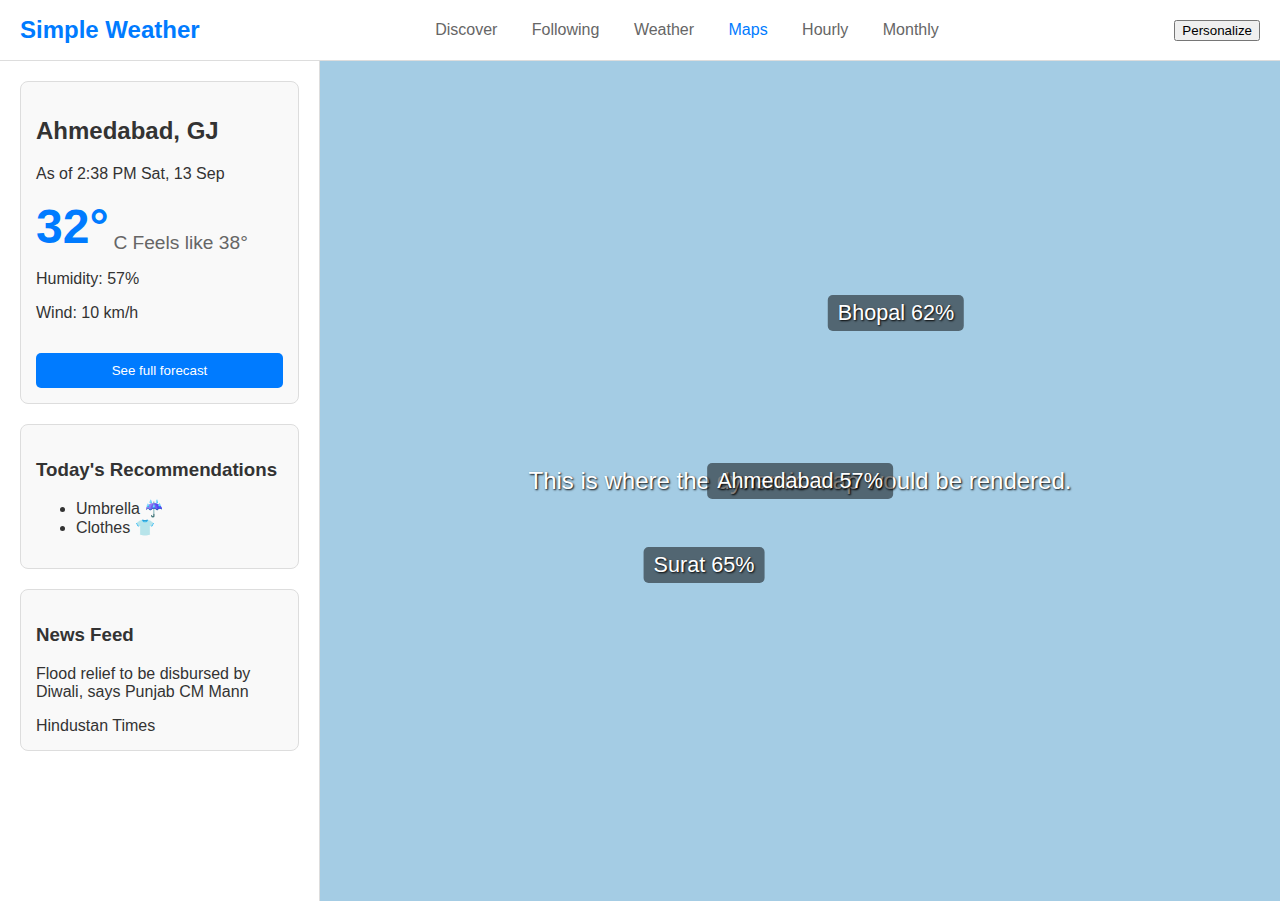
<file: New folder/LFA/Farming Front/Farming project/humidity.html>
<!DOCTYPE html>
<html lang="en">
<head>
    <meta charset="UTF-8">
    <meta name="viewport" content="width=device-width, initial-scale=1.0">
    <title>Simple Weather App</title>
    <link rel="stylesheet" href="humidity.css">
</head>
<body>

    <header class="header">
        <div class="logo">Simple Weather</div>
        <nav class="nav">
            <a href="#">Discover</a>
            <a href="#">Following</a>
            <a href="#">Weather</a>
            <a href="#" class="active">Maps</a>
            <a href="#">Hourly</a>
            <a href="#">Monthly</a>
        </nav>
        <div class="user-profile">
            <button>Personalize</button>
        </div>
    </header>

    <main class="container">
        <aside class="sidebar">
            <div class="current-weather">
                <h2>Ahmedabad, GJ</h2>
                <p class="date-time">As of 2:38 PM Sat, 13 Sep</p>
                <div class="temperature">
                    <span class="temp">32°</span>
                    <span class="units">C</span>
                    <span class="feels-like">Feels like 38°</span>
                </div>
                <div class="weather-details">
                    <p>Humidity: 57%</p>
                    <p>Wind: 10 km/h</p>
                </div>
                <button class="forecast-btn">See full forecast</button>
            </div>

            <div class="recommendations">
                <h3>Today's Recommendations</h3>
                <ul>
                    <li>Umbrella ☔️</li>
                    <li>Clothes 👕</li>
                </ul>
            </div>
            
            <div class="news">
                <h3>News Feed</h3>
                <div class="news-item">
                    <p>Flood relief to be disbursed by Diwali, says Punjab CM Mann</p>
                    <span class="source">Hindustan Times</span>
                </div>
            </div>
        </aside>

        <section class="map-section">
            <div id="map-placeholder">
                <p>This is where the dynamic map would be rendered.</p>
                <div class="humidity-overlay">
                    <span class="location" style="top: 50%; left: 50%;">Ahmedabad 57%</span>
                    <span class="location" style="top: 60%; left: 40%;">Surat 65%</span>
                    <span class="location" style="top: 30%; left: 60%;">Bhopal 62%</span>
                </div>
            </div>
        </section>
    </main>

    <script src="humidity.js"></script>
</body>
</html>
</file>
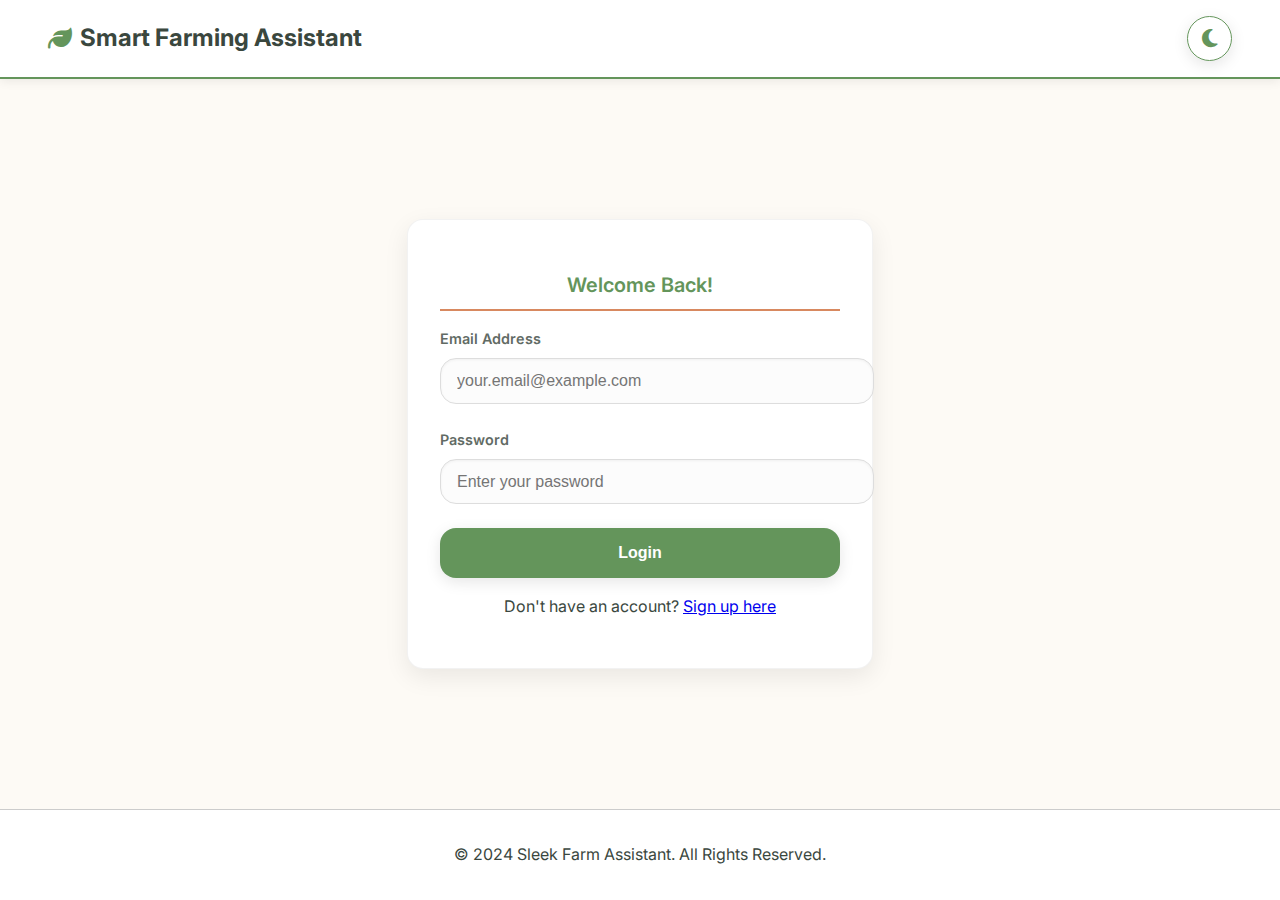
<file: New folder/LFA/Farming Front/Farming project/login.html>
<!DOCTYPE html>
<html lang="en">
<head>
    <meta charset="UTF-8">
    <meta name="viewport" content="width=device-width, initial-scale=1.0">
    <title>Sleek Farm Assistant - Login</title>
    <link rel="preconnect" href="https://fonts.googleapis.com">
    <link rel="preconnect" href="https://fonts.gstatic.com" crossorigin>
    <link href="https://fonts.googleapis.com/css2?family=Inter:wght@300;400;500;600;700&display=swap" rel="stylesheet">
    <link rel="stylesheet" href="https://cdnjs.cloudflare.com/ajax/libs/font-awesome/6.1.1/css/all.min.css">
    <!-- Link to the external CSS file -->
    <link rel="stylesheet" href="login.css">
</head>
<body>
    <!-- Header: A simple, modern header for the login page -->
    <header>
        <div class="header-container">
            <h1 class="logo">
                <i class="fas fa-leaf text-primary-light"></i>
                <span>Smart Farming Assistant</span>
            </h1>
            <div class="header-controls">
                <!-- Theme Toggle Button -->
                <button id="themeToggleBtn" aria-label="Toggle dark mode" class="control-btn icon-btn">
                    <i class="fas fa-moon"></i>
                </button>
            </div>
        </div>
    </header>

    <!-- Main Content: The login card with the form -->
    <main class="main-container">
        <div class="card login-card">
            <h2 class="text-center">Welcome Back!</h2>
            <form id="loginForm" class="form-grid">
                <!-- Email Input -->
                <div class="form-group">
                    <label for="emailInput">Email Address</label>
                    <input type="email" id="emailInput" placeholder="your.email@example.com" required>
                </div>
                <!-- Password Input -->
                <div class="form-group">
                    <label for="passwordInput">Password</label>
                    <input type="password" id="passwordInput" placeholder="Enter your password" required>
                </div>
                <!-- Login Button -->
                <div class="form-actions">
                    <button type="submit">Login</button>
                </div>
            </form>
            <div id="loginMessage" class="hidden result-box mt-4"></div>
            <p class="text-center text-sm text-text-light/80 mt-4">
                Don't have an account? <a href="#">Sign up here</a>
            </p>
        </div>
    </main>

    <!-- Footer -->
    <footer>
        <p>&copy; 2024 Sleek Farm Assistant. All Rights Reserved.</p>
    </footer>

    <!-- Link to the external JavaScript file -->
    <script src="login.js"></script>
</body>
</html>
</file>
<file: New folder/LFA/Farming Front/Farming project/humidity.css>
:root {
    --bg-color: #f0f2f5;
    --sidebar-bg: #fff;
    --primary-color: #007bff;
    --text-color: #333;
    --gray-text: #666;
    --border-color: #ddd;
    --header-height: 60px;
}

body {
    font-family: Arial, sans-serif;
    margin: 0;
    padding: 0;
    background-color: var(--bg-color);
    color: var(--text-color);
}

/* Header Styles */
.header {
    display: flex;
    justify-content: space-between;
    align-items: center;
    padding: 0 20px;
    height: var(--header-height);
    background-color: var(--sidebar-bg);
    border-bottom: 1px solid var(--border-color);
}

.logo {
    font-size: 1.5em;
    font-weight: bold;
    color: var(--primary-color);
}

.nav a {
    text-decoration: none;
    color: var(--gray-text);
    padding: 10px 15px;
    transition: color 0.3s;
}

.nav a:hover, .nav a.active {
    color: var(--primary-color);
}

/* Main Container and Layout */
.container {
    display: grid;
    grid-template-columns: 320px 1fr;
    height: calc(100vh - var(--header-height));
}

.sidebar {
    background-color: var(--sidebar-bg);
    padding: 20px;
    border-right: 1px solid var(--border-color);
    overflow-y: auto;
}

.map-section {
    background-color: #a4cce4; /* A placeholder for the map background */
    position: relative;
}

/* Sidebar Sections */
.current-weather, .recommendations, .news {
    margin-bottom: 20px;
    padding: 15px;
    border: 1px solid var(--border-color);
    border-radius: 8px;
    background-color: #f9f9f9;
}

.temperature {
    display: flex;
    align-items: flex-end;
    margin-top: 10px;
}

.temp {
    font-size: 3em;
    font-weight: bold;
    color: var(--primary-color);
}

.units, .feels-like {
    font-size: 1.2em;
    margin-left: 5px;
    color: var(--gray-text);
}

.forecast-btn {
    width: 100%;
    padding: 10px;
    background-color: var(--primary-color);
    color: #fff;
    border: none;
    border-radius: 5px;
    cursor: pointer;
    margin-top: 15px;
}

/* Map Placeholder and Overlay */
#map-placeholder {
    width: 100%;
    height: 100%;
    display: flex;
    justify-content: center;
    align-items: center;
    position: relative;
    color: #fff;
    font-size: 1.5em;
    text-shadow: 1px 1px 2px #000;
}

.humidity-overlay {
    position: absolute;
    width: 100%;
    height: 100%;
}

.location {
    position: absolute;
    background: rgba(0, 0, 0, 0.5);
    color: white;
    padding: 5px 10px;
    border-radius: 5px;
    font-size: 0.9em;
    transform: translate(-50%, -50%); /* Centering the label on its coordinates */
}
</file>
<file: New folder/LFA/Farming Front/Farming project/login.css>
/* -----------------------------------------------------------------------------
 * Global and Root Styles (Consistent with Main App)
 * -------------------------------------------------------------------------- */
:root {
    /* Color Palette */
    --bg-light: #fdfaf5;
    --bg-dark: #1f2b24;
    --card-light: #ffffff;
    --card-dark: #2b3930;
    --text-light: #3a473e;
    --text-dark: #e8ede9;
    --primary-light: #64955b;
    --primary-dark: #91b58a;
    --secondary-light: #d88960;
    --secondary-dark: #eb9c76;
    --accent-light: #f7b746;
    --accent-dark: #fcd58b;
    
    /* Shadows and Borders */
    --shadow-light: rgba(0, 0, 0, 0.08);
    --shadow-dark: rgba(0, 0, 0, 0.4);
    --border-light: rgba(0, 0, 0, 0.05);
    --border-dark: rgba(255, 255, 255, 0.05);
    
    /* Layout and Spacing */
    --radius: 16px;
    --space-sm: 0.5rem;
    --space-md: 1rem;
    --space-lg: 2rem;

    /* Typography */
    --font: 'Inter', sans-serif;
    --font-size-base: 1rem;
    --font-size-lg: 1.25rem;
    --font-size-xl: 1.5rem;

    /* Transitions */
    --transition-fast: 0.2s ease-in-out;
    --transition-slow: 0.5s cubic-bezier(0.25, 0.8, 0.25, 1);
}

/* Base Body and Layout Styles */
body {
    font-family: var(--font);
    margin: 0;
    padding: 0;
    background: var(--bg-light);
    color: var(--text-light);
    line-height: 1.6;
    transition: background var(--transition-slow), color var(--transition-slow);
    display: flex;
    flex-direction: column;
    min-height: 100vh;
}

/* Dark Mode Overrides */
body.dark-mode {
    background: var(--bg-dark);
    color: var(--text-dark);
}

/* Header Styling */
header {
    background: var(--card-light);
    padding: var(--space-md) var(--space-lg);
    box-shadow: 0 2px 10px var(--shadow-light);
    border-bottom: 2px solid var(--primary-light);
    transition: background var(--transition-slow), border-color var(--transition-slow);
}

body.dark-mode header {
    background: var(--card-dark);
    border-bottom-color: var(--primary-dark);
}

.header-container {
    display: flex;
    justify-content: space-between;
    align-items: center;
    max-width: 1200px;
    margin: 0 auto;
    padding: 0 var(--space-md);
}

.logo {
    font-size: var(--font-size-xl);
    font-weight: 700;
    margin: 0;
    display: flex;
    align-items: center;
    gap: var(--space-sm);
}

.logo i {
    color: var(--primary-light);
}

.header-controls {
    display: flex;
    gap: var(--space-md);
    align-items: center;
}

.control-btn {
    background-color: transparent;
    border: 1px solid var(--primary-light);
    color: var(--primary-light);
    padding: 0.5rem 1rem;
    border-radius: var(--radius);
    cursor: pointer;
    transition: all var(--transition-slow);
    font-size: var(--font-size-base);
}

body.dark-mode .control-btn {
    border-color: var(--primary-dark);
    color: var(--primary-dark);
}

.control-btn:hover {
    background-color: var(--primary-light);
    color: var(--card-light);
    transform: translateY(-2px);
}

body.dark-mode .control-btn:hover {
    background-color: var(--primary-dark);
    color: var(--bg-dark);
}

.icon-btn {
    width: 45px;
    height: 45px;
    padding: 0;
    border-radius: 50%;
    font-size: 1.3rem;
    display: flex;
    justify-content: center;
    align-items: center;
}

/* Main Content and Card Styling */
main {
    flex-grow: 1;
    display: flex;
    align-items: center;
    justify-content: center;
    padding: var(--space-lg);
}

.card {
    background: var(--card-light);
    border-radius: var(--radius);
    padding: var(--space-lg);
    box-shadow: 0 8px 25px var(--shadow-light);
    transition: background var(--transition-slow), box-shadow var(--transition-slow);
    border: 1px solid var(--border-light);
    max-width: 400px;
    width: 100%;
}

body.dark-mode .card {
    background: var(--card-dark);
    box-shadow: 0 8px 25px var(--shadow-dark);
    border-color: var(--border-dark);
}

h2 {
    font-size: var(--font-size-lg);
    font-weight: 600;
    color: var(--primary-light);
    padding-bottom: var(--space-sm);
    margin-bottom: var(--space-md);
    border-bottom: 2px solid var(--secondary-light);
}

body.dark-mode h2 {
    color: var(--primary-dark);
    border-bottom-color: var(--secondary-dark);
}

.text-center {
    text-align: center;
}

.form-grid {
    display: flex;
    flex-direction: column;
    gap: var(--space-md);
}

.form-group {
    margin-bottom: var(--space-sm);
}

label {
    display: block;
    margin-bottom: 0.5rem;
    font-weight: 600;
    font-size: 0.9rem;
    opacity: 0.8;
}

input[type="email"], input[type="password"] {
    width: 100%;
    padding: 0.8rem 1rem;
    border-radius: var(--radius);
    border: 1px solid #ddd;
    font-size: var(--font-size-base);
    transition: all var(--transition-fast);
    background-color: #fcfcfc;
    color: var(--text-light);
    box-shadow: inset 0 1px 3px rgba(0,0,0,0.05);
}

body.dark-mode input[type="email"], body.dark-mode input[type="password"] {
    background-color: var(--bg-dark);
    border-color: #555;
    color: var(--text-dark);
}

input:focus {
    outline: none;
    border-color: var(--primary-light);
    box-shadow: 0 0 0 4px rgba(100, 149, 91, 0.2);
}

body.dark-mode input:focus {
    border-color: var(--primary-dark);
    box-shadow: 0 0 0 4px rgba(145, 181, 138, 0.2);
}

button {
    width: 100%;
    padding: 1rem;
    border: none;
    border-radius: var(--radius);
    font-size: 1rem;
    cursor: pointer;
    transition: all 0.3s ease;
    background: var(--primary-light);
    color: #fff;
    font-weight: 600;
    box-shadow: 0 4px 15px rgba(0,0,0,0.1);
}

body.dark-mode button {
    background: var(--primary-dark);
    color: var(--bg-dark);
}

button:hover {
    transform: translateY(-2px);
    box-shadow: 0 8px 20px var(--shadow-light);
    background: var(--secondary-light);
}

body.dark-mode button:hover {
    background: var(--secondary-dark);
}

.result-box {
    padding: 1rem;
    border-radius: var(--radius);
    border-left: 4px solid var(--secondary-light);
    background-color: #fffcf0;
    color: var(--text-light);
    font-weight: 500;
}

body.dark-mode .result-box {
    background-color: var(--card-dark);
    color: var(--text-dark);
    border-color: var(--secondary-dark);
}

.hidden {
    display: none;
}

/* Footer Styling */
footer {
    text-align: center;
    padding: var(--space-md);
    background: var(--card-light);
    border-top: 1px solid #ccc;
    margin-top: auto; /* Push footer to the bottom */
}
body.dark-mode footer {
    background: var(--card-dark);
    border-color: #444;
}
</file>
